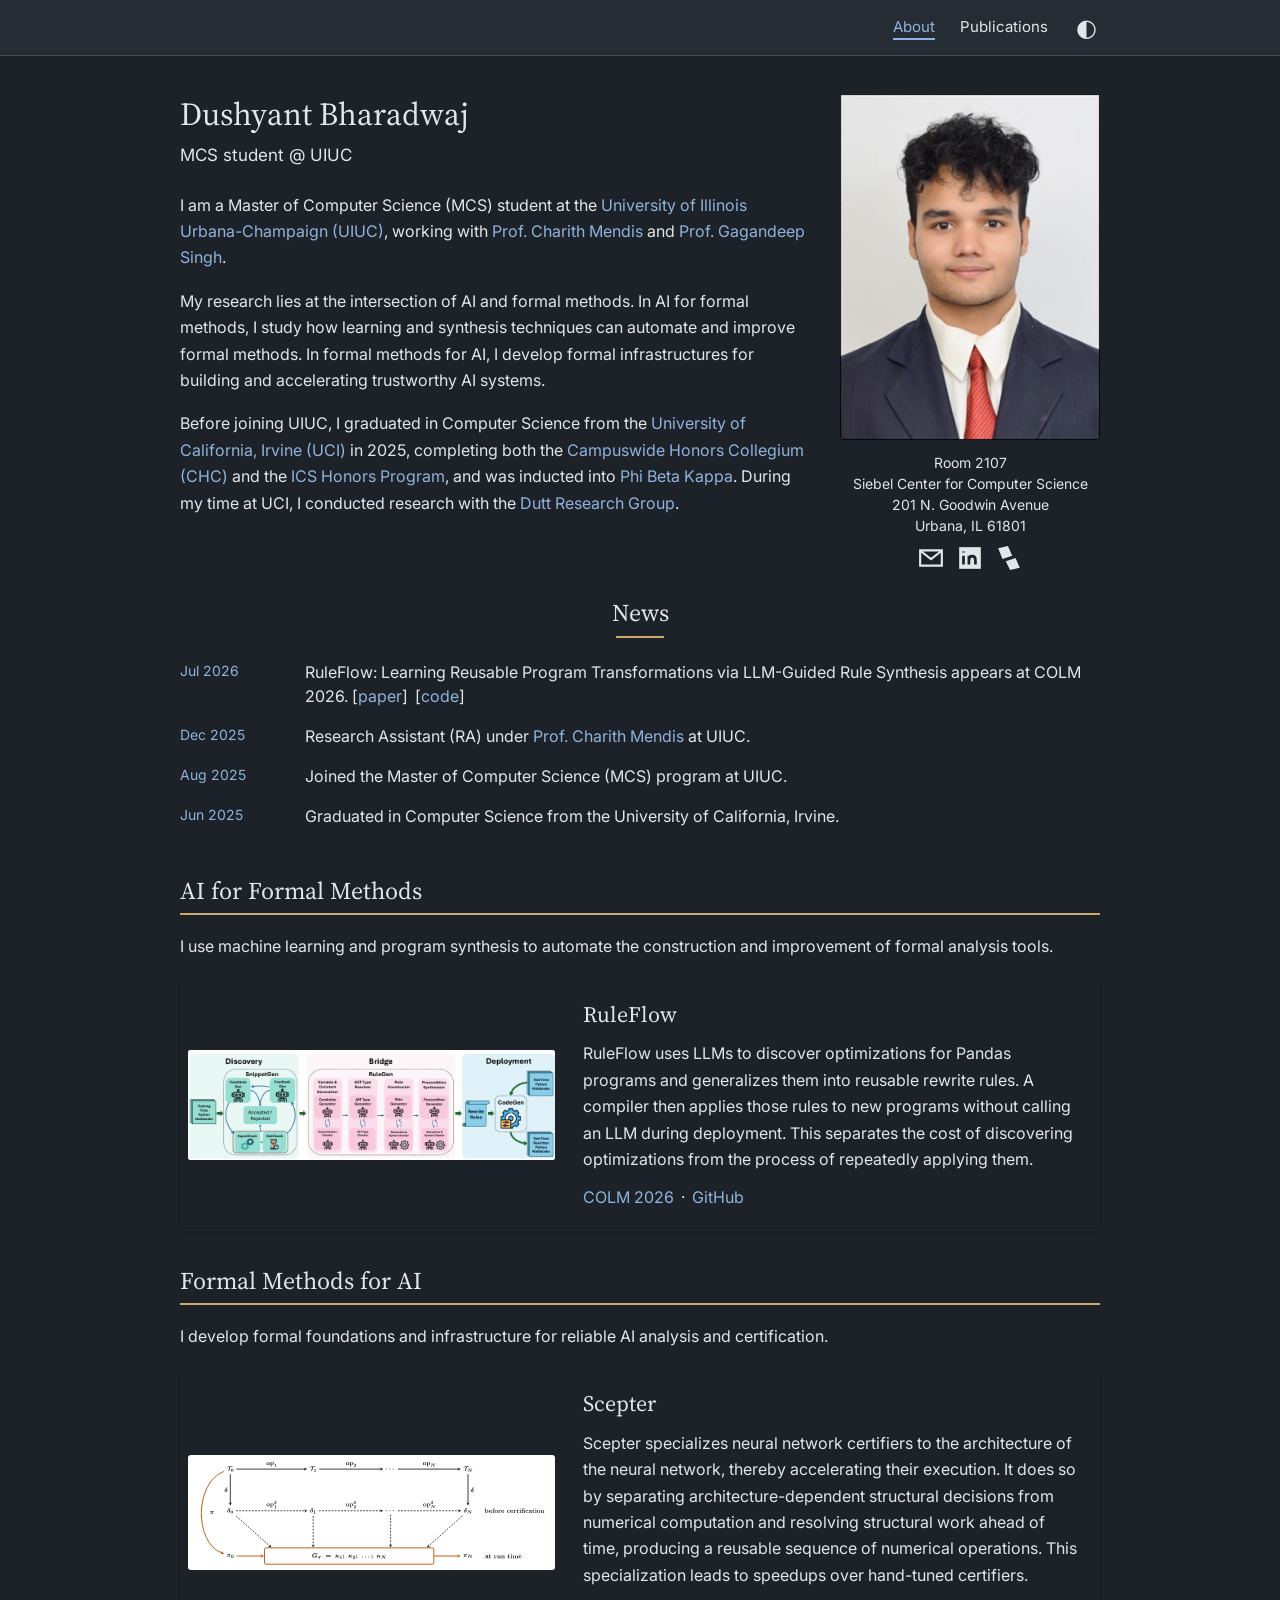
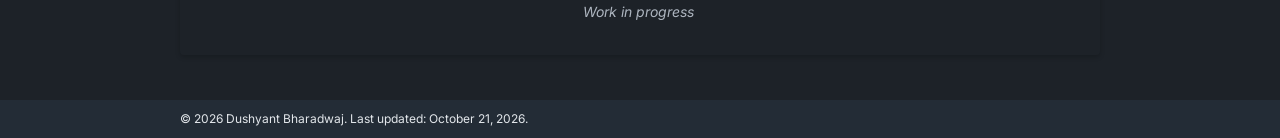
<file: index.html>
<!doctype html><html lang="en" data-theme="dark"><head><meta charset="utf-8"><meta name="viewport" content="width=device-width,initial-scale=1"><meta name="description" content="Master’s student at the University of Illinois Urbana-Champaign working at the intersection of formal methods and artificial intelligence."><meta name="author" content="Dushyant Bharadwaj"><meta property="og:title" content="Dushyant Bharadwaj | About"><meta property="og:description" content="Master’s student at the University of Illinois Urbana-Champaign working at the intersection of formal methods and artificial intelligence."><title>Dushyant Bharadwaj | About</title><link rel="stylesheet" href="https://fonts.googleapis.com/css2?family=Inter:wght@400;500;600;700&amp;family=Source+Serif+4:wght@400;500;600&amp;display=swap"><link rel="stylesheet" href="style.css?v=navy-2"><script defer src="content.js?v=dark-1"></script><script defer src="app.js?v=dark-2"></script></head><body data-page="about"><a class="skip" href="#main">Skip to content</a><header class="topbar"><div class="container nav-inner"><nav aria-label="Main navigation"><a href="index.html" data-page="about">About</a><a href="publications.html" data-page="publications">Publications</a><button id="theme" aria-label="Switch to dark theme" title="Change theme">◐</button></nav></div><div id="progress"></div></header><main class="container" id="main"></main><footer><div class="container" id="copyright"></div></footer><noscript>Please enable JavaScript to display your profile.</noscript></body></html>
</file>
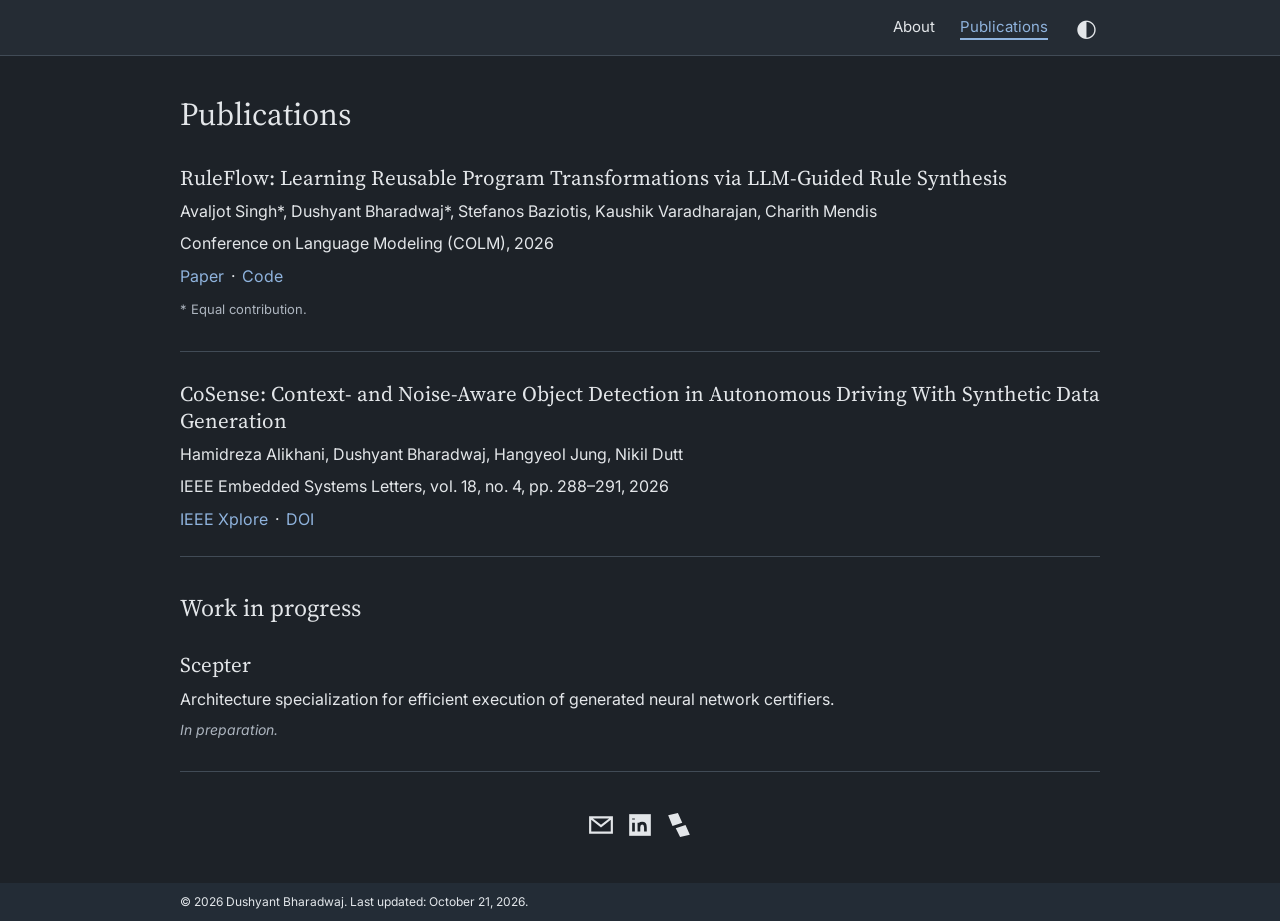
<file: publications.html>
<!doctype html><html lang="en" data-theme="dark"><head><meta charset="utf-8"><meta name="viewport" content="width=device-width,initial-scale=1"><meta name="description" content="Master’s student at the University of Illinois Urbana-Champaign working at the intersection of formal methods and artificial intelligence."><meta name="author" content="Dushyant Bharadwaj"><meta property="og:title" content="Dushyant Bharadwaj | Publications"><meta property="og:description" content="Master’s student at the University of Illinois Urbana-Champaign working at the intersection of formal methods and artificial intelligence."><title>Dushyant Bharadwaj | Publications</title><link rel="stylesheet" href="https://fonts.googleapis.com/css2?family=Inter:wght@400;500;600;700&amp;family=Source+Serif+4:wght@400;500;600&amp;display=swap"><link rel="stylesheet" href="style.css?v=navy-2"><script defer src="content.js?v=dark-1"></script><script defer src="app.js?v=dark-2"></script></head><body data-page="publications"><a class="skip" href="#main">Skip to content</a><header class="topbar"><div class="container nav-inner"><nav aria-label="Main navigation"><a href="index.html" data-page="about">About</a><a href="publications.html" data-page="publications">Publications</a><button id="theme" aria-label="Switch to dark theme" title="Change theme">◐</button></nav></div><div id="progress"></div></header><main class="container" id="main"></main><footer><div class="container" id="copyright"></div></footer><noscript>Please enable JavaScript to display your profile.</noscript></body></html>
</file>
<file: style.css>
:root{--bg:#fff;--text:#262c33;--muted:#626b75;--accent:#0066cc;--heading:#243b53;--nav:#f3f4f5;--active:#243b53;--border:#dce0e4;--placeholder:#f5f6f7}html[data-theme=dark]{--bg:#1d2228;--text:#e3e6e9;--muted:#adb5bf;--accent:#79b8ff;--heading:#c1cfdd;--nav:#252c34;--active:#d0dce7;--border:#414b56;--placeholder:#292f37}*{box-sizing:border-box}body{margin:0;padding:94px 0 0;background:var(--bg);color:var(--text);font:400 16px/1.65 Inter,Arial,sans-serif}.container{max-width:950px;margin:auto;padding:0 15px}a{color:var(--accent);text-decoration:none}a:hover{text-decoration:underline}a:focus-visible,button:focus-visible,summary:focus-visible{outline:2px solid var(--accent);outline-offset:4px}.topbar{position:fixed;z-index:10;top:0;left:0;width:100%;background:var(--nav);border-bottom:1px solid var(--border)}.nav-inner{min-height:55px;display:flex;align-items:center;justify-content:flex-end}nav{display:flex;align-items:center;gap:25px}nav a{color:var(--text);font-size:15px}nav a.active{color:var(--active)}nav a:hover{text-decoration:none;color:var(--active)}#theme{font:24px Georgia,serif;border:0;background:none;color:var(--text);cursor:pointer;padding:0 3px}#progress{height:1px;width:0;background:var(--accent);position:absolute;bottom:-1px}h1,h2,h3{font-weight:400;line-height:1.3;margin-top:0}h1{font-size:32px;margin-bottom:5px}h2{font-size:24px;margin-bottom:18px;color:var(--heading)}h3{font-size:22px;margin-bottom:10px}p{margin:0 0 17px}.profile-intro{display:grid;grid-template-columns:minmax(0,1fr) 260px;gap:30px;align-items:start}.subtitle{font-size:17px;margin-bottom:23px}.profile-sidebar{padding-top:0}.portrait{width:100%;margin:0}.portrait img{width:100%;height:auto;display:block;border-radius:4px}.profile-location{text-align:center;font-size:14px;line-height:1.5;margin:12px 0 9px}.profile-social{justify-content:center}.portrait-placeholder{height:300px;background:var(--placeholder);display:flex;align-items:center;justify-content:center;flex-direction:column;color:var(--muted);gap:12px}.portrait-placeholder svg{height:72px;width:72px;stroke:currentColor;fill:none;stroke-width:1}.portrait-placeholder small{font-size:12px}.news{margin:26px 0 35px}.news h2{text-align:center}.news table{width:100%;border-collapse:collapse;line-height:1.5}.news th{font-weight:400;white-space:nowrap;vertical-align:top;text-align:left;width:125px;padding:4px 22px 12px 0;font-size:14px}.news td{padding:4px 0 12px}.research-group{margin-top:34px}.research-group>h2{padding-bottom:7px;border-bottom:1px solid var(--border)}.research-group>p{margin-bottom:20px}.project{display:grid;grid-template-columns:34% 1fr;gap:24px;align-items:center;margin-bottom:27px;padding-bottom:25px;border-bottom:1px solid var(--border)}.project.text-only{display:block}.project-image{display:flex;align-items:center;justify-content:center}.project-image img{display:block;width:100%;height:auto;max-height:250px;object-fit:contain;background:#fff;border-radius:3px}.project-placeholder{width:100%;height:160px;display:flex;flex-direction:column;align-items:center;justify-content:center;border:1px dashed var(--border);color:var(--muted);font-size:14px;background:var(--placeholder)}.project-body p{margin-bottom:12px}.project-status{font-size:14px;color:var(--muted);font-style:italic}.links{display:flex;gap:7px;flex-wrap:wrap}.missing{color:var(--accent);cursor:help}.social-icons{display:flex;align-items:center;gap:13px}.social-icons a,.social-icons .missing{display:inline-flex;color:var(--text);align-items:center;justify-content:center}.social-icons svg{width:26px;height:26px;fill:currentColor}.social-icons a:hover{color:var(--accent)}.social-bottom{justify-content:center;margin:40px 0 25px}.social-icons .missing{opacity:.65}footer{margin-top:45px;background:#232c36;color:#e3e7eb;font-size:12px;padding:9px 0}.publication{margin:28px 0;padding-bottom:24px;border-bottom:1px solid var(--border)}.publication h3{font-size:21px;margin-bottom:7px}.publication p{margin-bottom:6px}.publication details{margin-top:12px}.publication-note{font-size:13px;color:var(--muted);margin-top:10px}summary{color:var(--accent);cursor:pointer}.cv-section{margin:35px 0}.skip{position:fixed;top:-80px;left:10px;z-index:20;background:var(--bg);padding:8px}.skip:focus{top:4px}@media(max-width:700px){body{padding-top:78px}.container{padding-left:20px;padding-right:20px}.profile-intro{grid-template-columns:minmax(0,1fr) 190px;gap:22px}h1{font-size:29px}.profile-location{font-size:12px}.project{grid-template-columns:1fr;gap:15px}.project-image{max-width:380px;margin:auto}.news th{width:95px;font-size:13px;padding-right:12px}}@media(max-width:520px){.profile-intro{display:flex;flex-direction:column;gap:15px}.intro-copy{display:contents}.intro-copy h1{order:0;margin-bottom:0}.subtitle{order:1;margin-bottom:0}.profile-sidebar{order:2;width:210px;align-self:center}.bio{order:3;margin-top:8px}.news{margin-top:15px}nav{gap:20px}.research-group{margin-top:25px}h2{font-size:23px}}

.profile-location{font-style:normal}.project-subtitle{font-size:16px;font-style:italic;color:var(--heading);line-height:1.4}

.project.wide-image{grid-template-columns:1fr;gap:18px}.wide-image .project-image{max-width:none;width:100%}.wide-image .project-image img{max-height:none}

.project{grid-template-columns:5fr 7fr;gap:0;padding:0;border:0;border-radius:4px;overflow:hidden;box-shadow:0 2px 5px #0003;background:var(--bg)}.project>a,.project>.project-image{min-width:0;padding:8px}.project-body{padding:20px}.project-image img{max-height:none}.project-body h3{margin-bottom:12px}.project-body .links{margin-top:12px}@media(max-width:700px){.project{grid-template-columns:1fr}.project>a,.project>.project-image{padding:16px 16px 0;max-width:none;width:100%}}

.project.wide-image{grid-template-columns:1fr;gap:0}.project.wide-image>a{padding:20px 16px 0}.wide-image .project-image{max-width:none;width:100%}.wide-image .project-image img{max-height:none}

h1,h2,h3,h4{font-family:"Source Serif 4",Georgia,serif}.topbar,footer{font-family:Inter,Arial,sans-serif}

main a:not(:has(svg)):not(:has(.project-image)){text-decoration:none}main a:hover{color:var(--heading);text-decoration:none}

main a:hover{text-decoration:none}

.news h2,.research-group>h2{color:#000}html[data-theme=dark] .news h2,html[data-theme=dark] .research-group>h2{color:var(--text)}

h1,h2,h3,h4,.news h2,.research-group>h2{color:var(--text)}

/* Accent: Continental navy with buff rules */
:root{--accent:#24589c;--accent-hover:#183f73;--rule:#b8975a}html[data-theme=dark]{--accent:#8fb3dd;--accent-hover:#b9d0ea;--rule:#c9a96e}
main a:hover,.social-icons a:hover{color:var(--accent-hover)}nav a.active{color:var(--accent);box-shadow:inset 0 -2px var(--accent)}nav a:hover{color:var(--accent)}
.news th{color:var(--accent)}.research-group>h2{border-bottom:2px solid var(--rule)}.news h2::after{content:"";display:block;width:48px;height:2px;margin:8px auto 0;background:var(--rule)}
</file>
